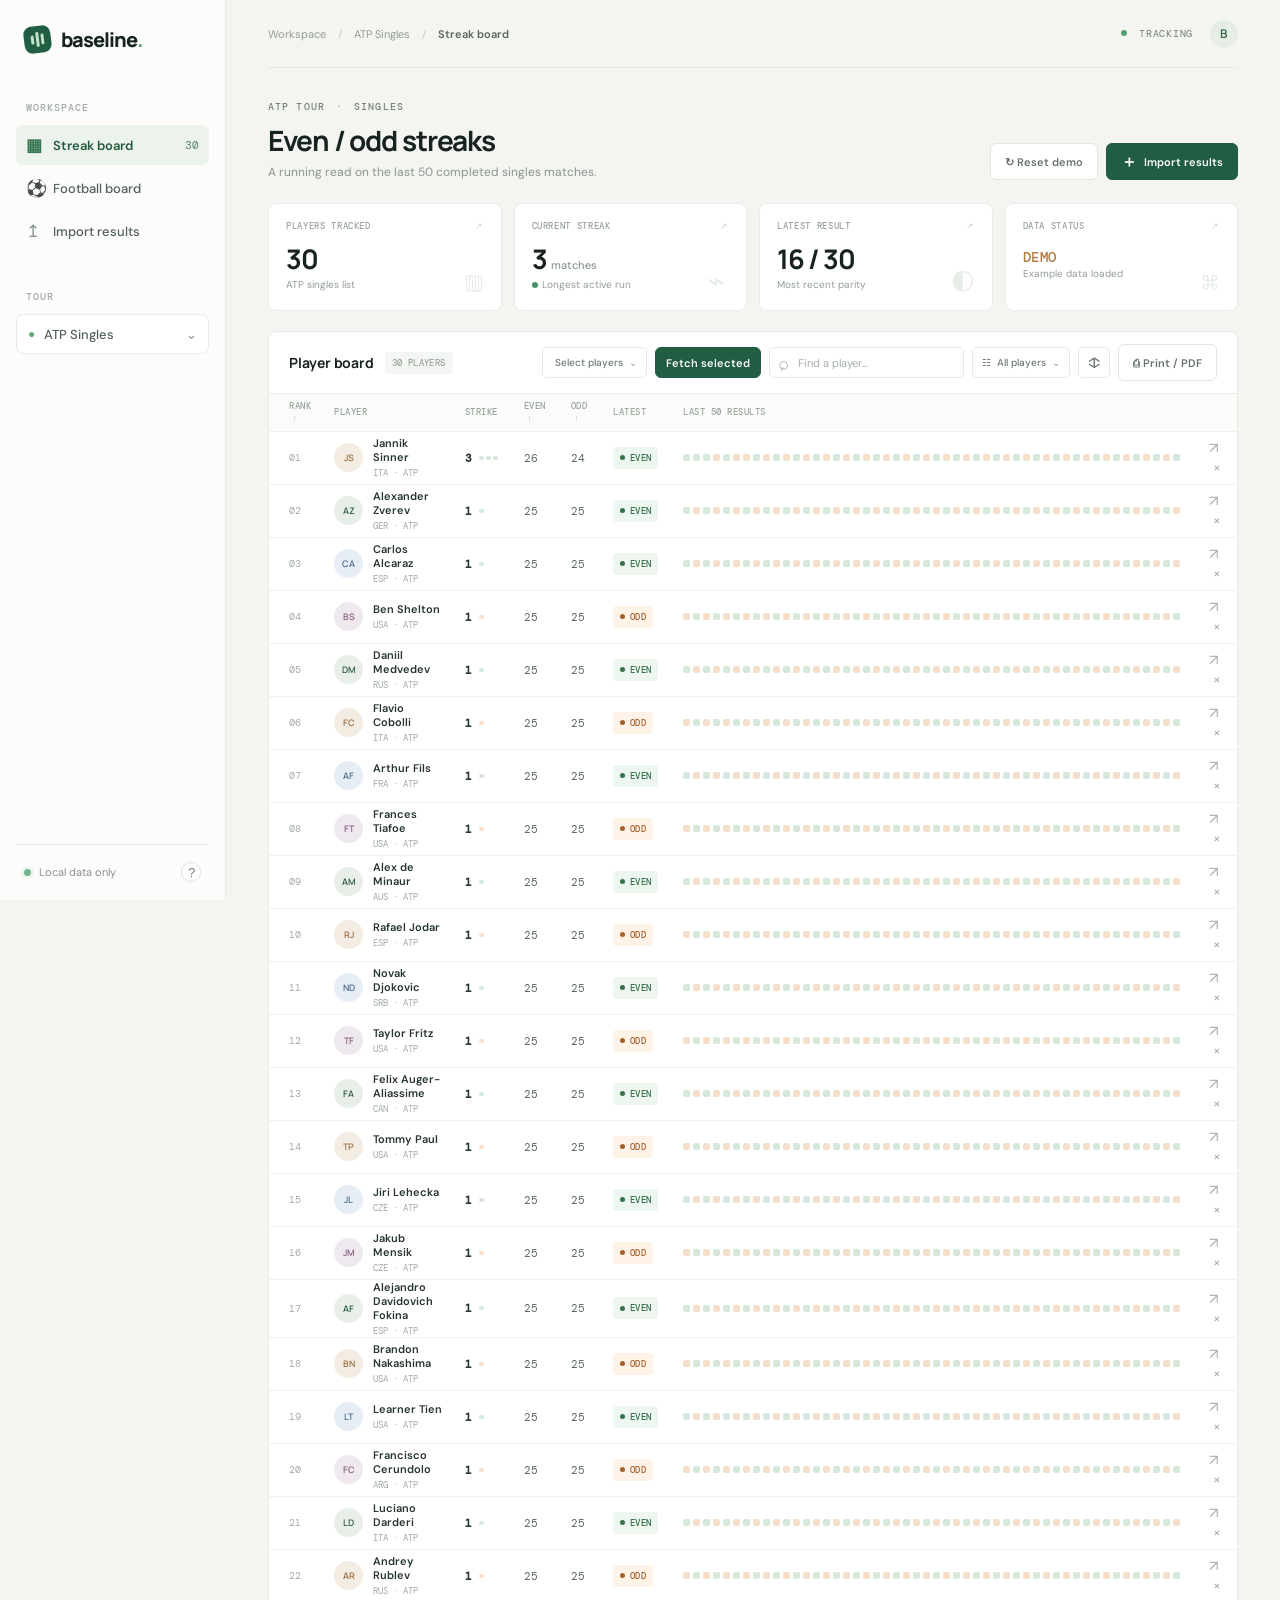
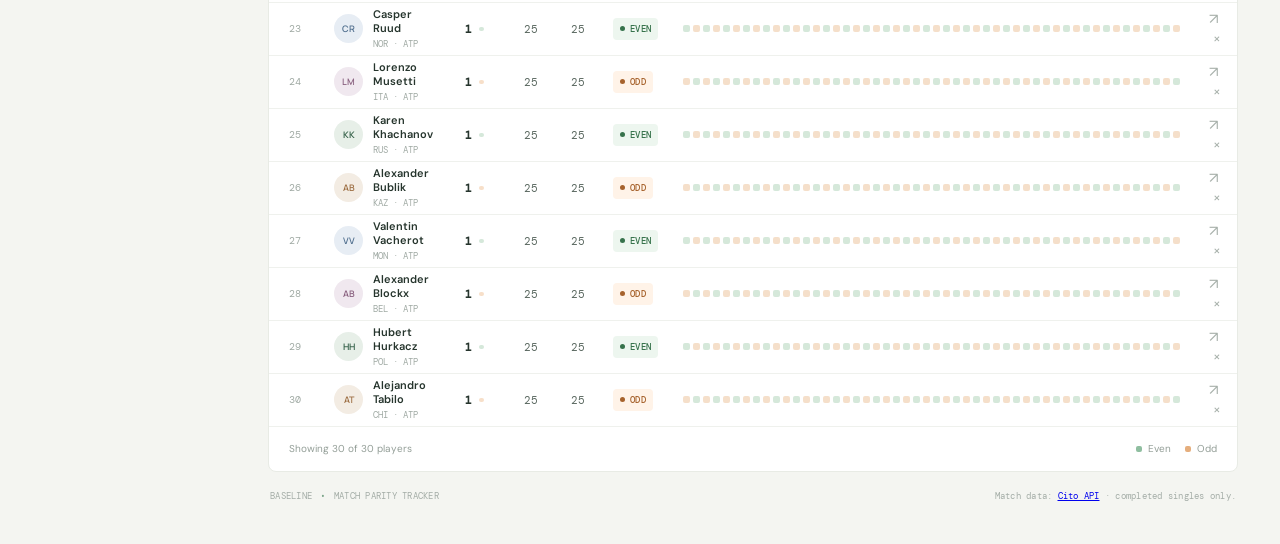
<file: index.html>
<!doctype html>
<html lang="en">
<head>
  <meta charset="utf-8" />
  <meta name="viewport" content="width=device-width, initial-scale=1" />
  <meta name="theme-color" content="#f4f5f1" />
  <title>Baseline — ATP parity tracker</title>
  <link rel="preconnect" href="https://fonts.googleapis.com">
  <link rel="preconnect" href="https://fonts.gstatic.com" crossorigin>
  <link href="https://fonts.googleapis.com/css2?family=DM+Mono:wght@400;500&family=DM+Sans:wght@400;500;600;700&family=Manrope:wght@400;500;600;700;800&display=swap" rel="stylesheet">
  <link rel="stylesheet" href="styles.css" />
</head>
<body>
  <div class="shell">
    <aside class="sidebar">
      <a class="brand" href="#" aria-label="Baseline home"><span class="brand-mark"><i></i><i></i><i></i></span><span>baseline<span class="brand-dot">.</span></span></a>
      <button class="mobile-nav-toggle" type="button" aria-label="Open navigation" aria-expanded="false" aria-controls="primary-navigation"><span></span><span></span><span></span></button>
      <div class="sidebar-content" id="primary-navigation">
      <div class="side-label">WORKSPACE</div>
      <button class="nav-item active"><span class="nav-icon">▦</span> Streak board <span class="nav-count" id="side-count">18</span></button>
      <a class="nav-item football-nav" href="football.html"><span class="nav-icon">⚽</span> Football board</a>
      <button class="nav-item" id="open-import"><span class="nav-icon">↥</span> Import results</button>
      <div class="side-label tour-label">TOUR</div>
      <button class="tour-select"><span class="tour-ball">●</span> ATP Singles <span class="chevron">⌄</span></button>
      <div class="sidebar-bottom"><div class="sync-dot"></div><span>Local data only</span><button class="help-button" id="help-button" aria-label="Help">?</button></div>
      </div>
    </aside>

    <main class="main">
      <header class="topbar"><div class="breadcrumbs">Workspace <span>/</span> ATP Singles <span>/</span> <b>Streak board</b></div><div class="top-actions"><span class="live-tag"><i></i> TRACKING</span><button class="avatar" aria-label="Profile">B</button></div></header>
      <section class="page-head"><div><div class="eyebrow">ATP TOUR <span>·</span> SINGLES</div><h1>Even / odd streaks</h1><p class="subtitle">A running read on the last 50 completed singles matches.</p></div><div class="head-actions"><button class="button button-quiet" id="reset-demo">↻ <span>Reset demo</span></button><button class="button button-primary" id="import-button"><span>＋</span> Import results</button></div></section>

      <section class="summary-grid" aria-label="Summary">
        <article class="summary-card"><div class="summary-label">PLAYERS TRACKED <span>↗</span></div><div class="summary-value" id="player-total">18</div><div class="summary-note">ATP singles list</div><div class="summary-icon icon-court">▥</div></article>
        <article class="summary-card"><div class="summary-label">CURRENT STREAK <span>↗</span></div><div class="summary-value"><span id="streak-total">—</span><small>matches</small></div><div class="summary-note"><span class="note-dot even-dot"></span>Longest active run</div><div class="summary-icon icon-streak">⌁</div></article>
        <article class="summary-card"><div class="summary-label">LATEST RESULT <span>↗</span></div><div class="summary-value"><span id="latest-even">—</span></div><div class="summary-note">Most recent parity</div><div class="summary-icon icon-parity">◐</div></article>
        <article class="summary-card"><div class="summary-label">DATA STATUS <span>↗</span></div><div class="summary-value status-value" id="data-status">DEMO</div><div class="summary-note" id="updated-note">Example data loaded</div><div class="summary-icon icon-data">⌘</div></article>
      </section>

      <section class="board-panel">
        <div class="board-toolbar"><div class="board-title"><h2>Player board</h2><span class="row-count" id="row-count">18 PLAYERS</span></div><div class="toolbar-controls"><div class="player-picker" id="player-picker"><button class="filter-button" id="player-picker-button" type="button"><span id="player-picker-label">Select players</span><b>⌄</b></button><div class="player-picker-menu"><input id="player-picker-search" type="search" placeholder="Search players…" aria-label="Search players"/><div id="player-picker-options"></div></div></div><button class="button button-primary fetch-button" id="fetch-selected" type="button">Fetch selected</button><label class="search-box"><span>⌕</span><input id="search" type="search" placeholder="Find a player..." /></label><div class="filter-wrap"><button class="filter-button" id="filter-button">☷ <span id="filter-label">All players</span><b>⌄</b></button><div class="filter-menu hidden" id="filter-menu"><button data-filter="all">All players</button><button data-filter="even">Latest even</button><button data-filter="odd">Latest odd</button></div></div><button class="icon-button" id="sort-button" title="Sort by streak">↕</button><button class="button button-quiet print-button" id="print-table" type="button">⎙ Print / PDF</button></div><div id="fetch-message" class="fetch-message" role="status"></div></div>
        <div class="table-scroll"><table><thead><tr><th>RANK <span>↕</span></th><th>PLAYER</th><th>STRIKE</th><th>EVEN <span>↕</span></th><th>ODD <span>↕</span></th><th>LATEST</th><th>LAST 50 RESULTS</th><th></th></tr></thead><tbody id="player-rows"></tbody></table></div>
        <div class="table-footer"><span id="showing">Showing 18 of 18 players</span><span class="foot-legend"><i class="legend-even"></i> Even <i class="legend-odd"></i> Odd</span></div>
      </section>
      <footer><span>BASELINE <b>·</b> MATCH PARITY TRACKER</span><span>Match data: <a href="https://citoapi.com/" target="_blank" rel="noopener">Cito API</a> · completed singles only.</span></footer>
    </main>
  </div>

  <div class="modal-backdrop hidden" id="import-modal" role="dialog" aria-modal="true" aria-labelledby="modal-title"><div class="modal"><button class="modal-close" id="close-modal" aria-label="Close">×</button><div class="eyebrow">UPDATE YOUR BOARD</div><h2 id="modal-title">Import match results</h2><p>Upload a CSV or JSON file with match scores. Imported data is saved in this browser only.</p><div class="dropzone" id="dropzone"><div class="upload-icon">↑</div><strong>Drop a file here or <label for="file-input">browse</label></strong><span>CSV or JSON · up to 5 MB</span><input id="file-input" type="file" accept=".csv,.json,text/csv,application/json" /></div><div class="format-help"><b>CSV columns</b><code>player, date, opponent, score, draw, status</code><span>Example: <code>sinner-jannik,2026-10-12,Player Name,"6-3 6-4",singles,completed</code></span><span>JSON may be an array of matches or <code>{"player-slug": [matches...]}</code>.</span></div><div class="modal-actions"><button class="button button-quiet" id="download-template">Download template</button><button class="button button-primary" id="choose-file">Choose file</button></div><div class="import-message" id="import-message"></div></div></div>

  <div class="modal-backdrop hidden" id="help-modal" role="dialog" aria-modal="true"><div class="modal help-modal"><button class="modal-close" data-close-help aria-label="Close">×</button><div class="eyebrow">HOW IT WORKS</div><h2>Reading the streaks</h2><ul><li>Each set score is added together. <code>6-3 6-4</code> is 19 games: odd.</li><li><b>Strike</b> counts consecutive results of the latest match’s parity.</li><li>Only completed singles matches are counted, up to the latest 50.</li><li>Retirements / abandoned matches with a final set below 6 games are skipped.</li></ul><p class="caveat">The shown rows are sample data until you import match results. Use a source you have permission to reuse.</p><button class="button button-primary" data-close-help>Got it</button></div></div>
  <script src="mobile-nav.js"></script>
  <script src="app.js"></script>
</body>
</html>
</file>
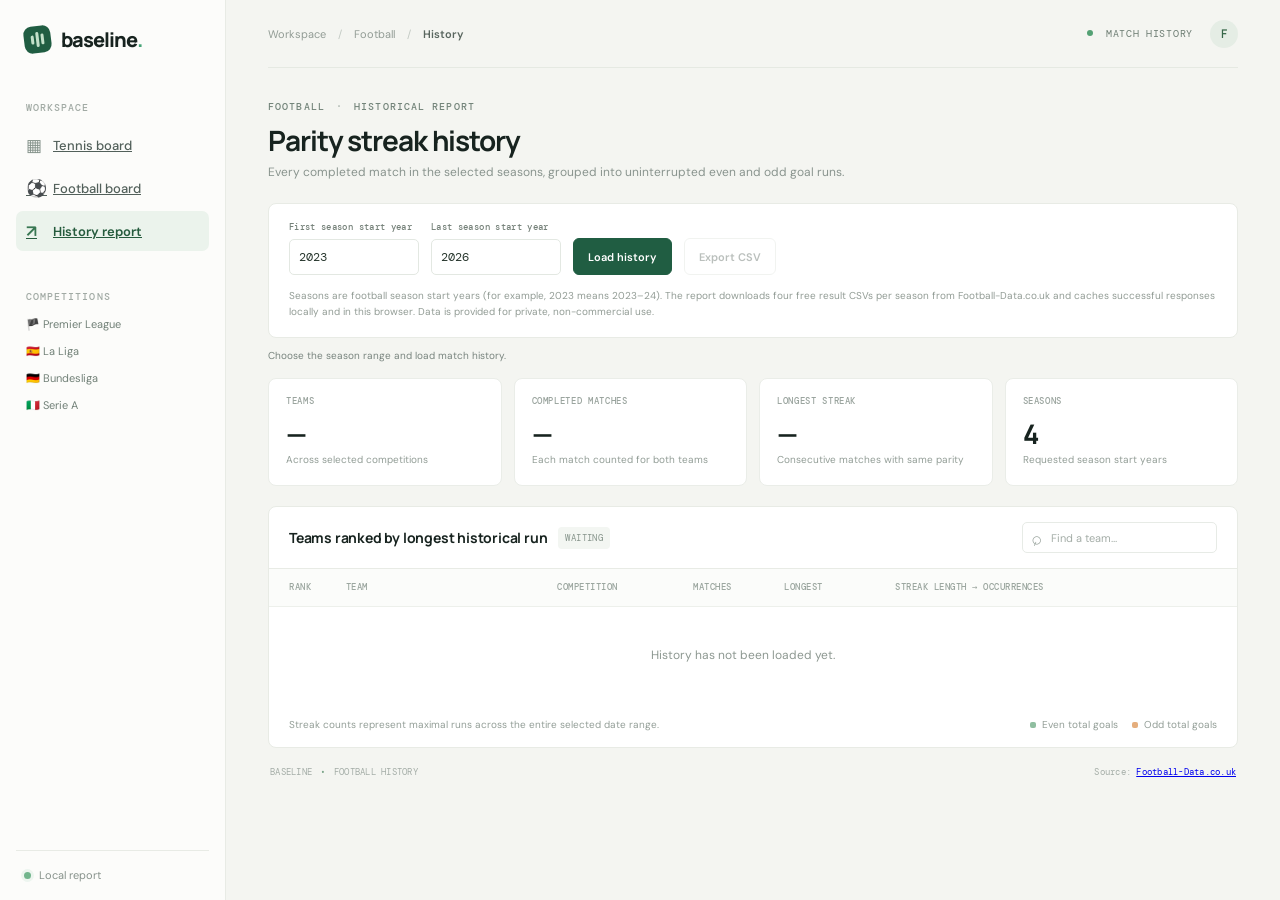
<file: football-history.html>
<!doctype html>
<html lang="en">
<head>
  <meta charset="utf-8" />
  <meta name="viewport" content="width=device-width, initial-scale=1" />
  <meta name="theme-color" content="#f4f5f1" />
  <title>Baseline — football streak history</title>
  <link rel="preconnect" href="https://fonts.googleapis.com">
  <link rel="preconnect" href="https://fonts.gstatic.com" crossorigin>
  <link href="https://fonts.googleapis.com/css2?family=DM+Mono:wght@400;500&family=DM+Sans:wght@400;500;600;700&family=Manrope:wght@400;500;600;700;800&display=swap" rel="stylesheet">
  <link rel="stylesheet" href="styles.css" />
  <link rel="stylesheet" href="football-history.css" />
</head>
<body>
  <div class="shell">
    <aside class="sidebar">
      <a class="brand" href="index.html" aria-label="Baseline home"><span class="brand-mark"><i></i><i></i><i></i></span><span>baseline<span class="brand-dot">.</span></span></a>
      <div class="side-label">WORKSPACE</div>
      <a class="nav-item" href="index.html"><span class="nav-icon">▦</span> Tennis board</a>
      <a class="nav-item" href="football.html"><span class="nav-icon">⚽</span> Football board</a>
      <a class="nav-item active" href="football-history.html"><span class="nav-icon">↗</span> History report</a>
      <div class="side-label tour-label">COMPETITIONS</div>
      <div class="league-list"><span>🏴 Premier League</span><span>🇪🇸 La Liga</span><span>🇩🇪 Bundesliga</span><span>🇮🇹 Serie A</span></div>
      <div class="sidebar-bottom"><div class="sync-dot"></div><span>Local report</span></div>
    </aside>
    <main class="main history-main">
      <header class="topbar"><div class="breadcrumbs">Workspace <span>/</span> Football <span>/</span> <b>History</b></div><div class="top-actions"><span class="live-tag"><i></i> MATCH HISTORY</span><a class="avatar avatar-link" href="football.html" aria-label="Football board">F</a></div></header>
      <section class="page-head"><div><div class="eyebrow">FOOTBALL <span>·</span> HISTORICAL REPORT</div><h1>Parity streak history</h1><p class="subtitle">Every completed match in the selected seasons, grouped into uninterrupted even and odd goal runs.</p></div></section>
      <section class="history-controls board-panel">
        <label>First season start year<input id="start-season" type="number" min="2000" step="1" value="2023"></label>
        <label>Last season start year<input id="end-season" type="number" min="2000" step="1" value="2026"></label>
        <button class="button button-primary" id="load-history">Load history</button>
        <button class="button button-quiet" id="export-history" disabled>Export CSV</button>
        <p class="history-note">Seasons are football season start years (for example, 2023 means 2023–24). The report downloads four free result CSVs per season from Football-Data.co.uk and caches successful responses locally and in this browser. Data is provided for private, non-commercial use.</p>
      </section>
      <div id="history-status" class="history-status" role="status">Choose the season range and load match history.</div>
      <section class="summary-grid history-summary" aria-label="Report totals">
        <article class="summary-card"><div class="summary-label">TEAMS</div><div class="summary-value" id="history-teams">—</div><div class="summary-note">Across selected competitions</div></article>
        <article class="summary-card"><div class="summary-label">COMPLETED MATCHES</div><div class="summary-value" id="history-matches">—</div><div class="summary-note">Each match counted for both teams</div></article>
        <article class="summary-card"><div class="summary-label">LONGEST STREAK</div><div class="summary-value" id="history-longest">—</div><div class="summary-note">Consecutive matches with same parity</div></article>
        <article class="summary-card"><div class="summary-label">SEASONS</div><div class="summary-value" id="history-seasons">—</div><div class="summary-note">Requested season start years</div></article>
      </section>
      <section class="board-panel history-panel">
        <div class="board-toolbar"><div class="board-title"><h2>Teams ranked by longest historical run</h2><span class="row-count" id="history-row-count">WAITING</span></div><label class="search-box"><span>⌕</span><input id="team-search" type="search" placeholder="Find a team…" aria-label="Find a team" /></label></div>
        <div class="table-scroll"><table class="history-table"><thead><tr><th>RANK</th><th>TEAM</th><th>COMPETITION</th><th>MATCHES</th><th>LONGEST</th><th>STREAK LENGTH → OCCURRENCES</th></tr></thead><tbody id="history-rows"><tr><td colspan="6" class="empty-state">History has not been loaded yet.</td></tr></tbody></table></div>
        <div class="table-footer"><span id="history-footer">Streak counts represent maximal runs across the entire selected date range.</span><span class="foot-legend"><i class="legend-even"></i> Even total goals <i class="legend-odd"></i> Odd total goals</span></div>
      </section>
      <footer><span>BASELINE <b>·</b> FOOTBALL HISTORY</span><span>Source: <a href="https://www.football-data.co.uk/data.php" target="_blank" rel="noopener">Football-Data.co.uk</a></span></footer>
    </main>
  </div>
  <script src="football-history.js"></script>
</body>
</html>
</file>
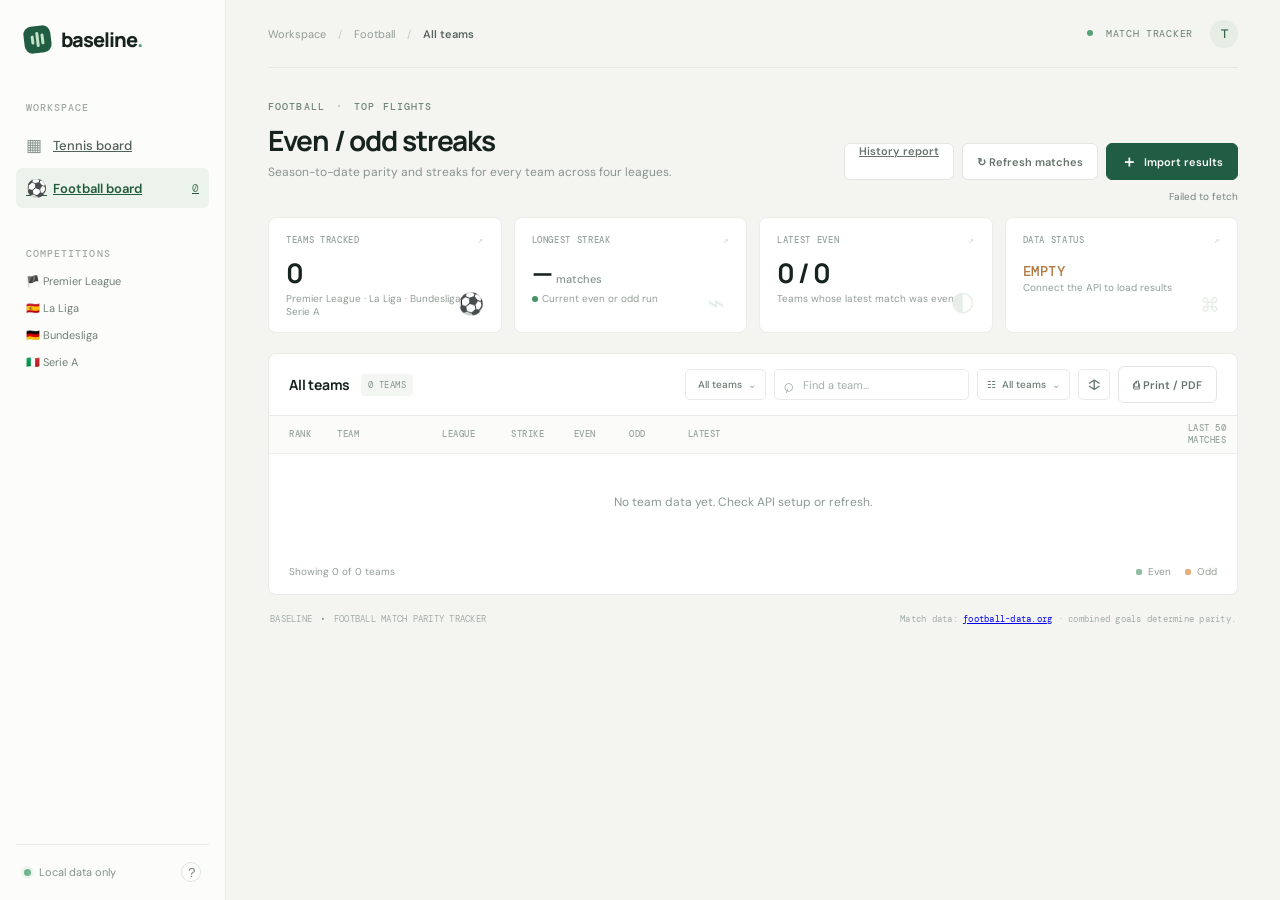
<file: football.html>
<!doctype html>
<html lang="en">
<head>
  <meta charset="utf-8" />
  <meta name="viewport" content="width=device-width, initial-scale=1" />
  <meta name="theme-color" content="#f4f5f1" />
  <title>Baseline — football parity tracker</title>
  <link rel="preconnect" href="https://fonts.googleapis.com">
  <link rel="preconnect" href="https://fonts.gstatic.com" crossorigin>
  <link href="https://fonts.googleapis.com/css2?family=DM+Mono:wght@400;500&family=DM+Sans:wght@400;500;600;700&family=Manrope:wght@400;500;600;700;800&display=swap" rel="stylesheet">
  <link rel="stylesheet" href="styles.css" />
</head>
<body>
  <div class="shell">
    <aside class="sidebar">
      <a class="brand" href="index.html" aria-label="Baseline home"><span class="brand-mark"><i></i><i></i><i></i></span><span>baseline<span class="brand-dot">.</span></span></a>
      <button class="mobile-nav-toggle" type="button" aria-label="Open navigation" aria-expanded="false" aria-controls="primary-navigation"><span></span><span></span><span></span></button>
      <div class="sidebar-content" id="primary-navigation">
      <div class="side-label">WORKSPACE</div>
      <a class="nav-item" href="index.html"><span class="nav-icon">▦</span> Tennis board</a>
      <a class="nav-item active" href="football.html"><span class="nav-icon">⚽</span> Football board <span class="nav-count" id="side-count">78</span></a>
      <div class="side-label tour-label">COMPETITIONS</div>
      <div class="league-list"><span>🏴 Premier League</span><span>🇪🇸 La Liga</span><span>🇩🇪 Bundesliga</span><span>🇮🇹 Serie A</span></div>
      <div class="sidebar-bottom"><div class="sync-dot"></div><span>Local data only</span><button class="help-button" id="help-button" aria-label="Help">?</button></div>
      </div>
    </aside>
    <main class="main">
      <header class="topbar"><div class="breadcrumbs">Workspace <span>/</span> Football <span>/</span> <b>All teams</b></div><div class="top-actions"><span class="live-tag"><i></i> MATCH TRACKER</span><a class="avatar avatar-link" href="index.html" aria-label="Tennis board">T</a></div></header>
      <section class="page-head"><div><div class="eyebrow">FOOTBALL <span>·</span> TOP FLIGHTS</div><h1>Even / odd streaks</h1><p class="subtitle">Season-to-date parity and streaks for every team across four leagues.</p></div><div class="head-actions"><a class="button button-quiet history-link" href="football-history.html">History report</a><button class="button button-quiet" id="refresh-data">↻ <span>Refresh matches</span></button><button class="button button-primary" id="import-button"><span>＋</span> Import results</button></div></section>
      <div id="fetch-message" class="football-fetch-message" role="status"></div>
      <section class="summary-grid" aria-label="Summary">
        <article class="summary-card"><div class="summary-label">TEAMS TRACKED <span>↗</span></div><div class="summary-value" id="team-total">—</div><div class="summary-note">Premier League · La Liga · Bundesliga · Serie A</div><div class="summary-icon icon-court">⚽</div></article>
        <article class="summary-card"><div class="summary-label">LONGEST STREAK <span>↗</span></div><div class="summary-value"><span id="streak-total">—</span><small>matches</small></div><div class="summary-note"><span class="note-dot even-dot"></span>Current even or odd run</div><div class="summary-icon icon-streak">⌁</div></article>
        <article class="summary-card"><div class="summary-label">LATEST EVEN <span>↗</span></div><div class="summary-value"><span id="latest-even">—</span></div><div class="summary-note">Teams whose latest match was even</div><div class="summary-icon icon-parity">◐</div></article>
        <article class="summary-card"><div class="summary-label">DATA STATUS <span>↗</span></div><div class="summary-value status-value" id="data-status">EMPTY</div><div class="summary-note" id="updated-note">Import completed match results</div><div class="summary-icon icon-data">⌘</div></article>
      </section>
      <section class="board-panel">
        <div class="board-toolbar"><div class="board-title"><h2>All teams</h2><span class="row-count" id="row-count">LOADING</span></div><div class="toolbar-controls"><div class="player-picker" id="team-picker"><button class="filter-button" id="team-picker-button" type="button"><span id="team-picker-label">All teams</span><b>⌄</b></button><div class="player-picker-menu"><input id="team-picker-search" type="search" placeholder="Search teams…" aria-label="Search teams"/><div class="team-picker-actions"><button id="select-all" type="button">Select all</button><button id="clear-selection" type="button">Clear</button></div><div id="team-picker-options"></div></div></div><label class="search-box"><span>⌕</span><input id="search" type="search" placeholder="Find a team..." /></label><div class="filter-wrap"><button class="filter-button" id="filter-button">☷ <span id="filter-label">All teams</span><b>⌄</b></button><div class="filter-menu hidden" id="filter-menu"><button data-filter="all">All teams</button><button data-filter="even">Latest even</button><button data-filter="odd">Latest odd</button></div></div><button class="icon-button" id="sort-button" title="Sort by streak">↕</button><button class="button button-quiet print-button" id="print-table" type="button">⎙ Print / PDF</button></div></div>
        <div class="table-scroll"><table><thead><tr><th>RANK</th><th>TEAM</th><th>LEAGUE</th><th>STRIKE</th><th>EVEN</th><th>ODD</th><th>LATEST</th><th>LAST 50 MATCHES</th></tr></thead><tbody id="team-rows"></tbody></table></div>
        <div class="table-footer"><span id="showing">Loading teams…</span><span class="foot-legend"><i class="legend-even"></i> Even <i class="legend-odd"></i> Odd</span></div>
      </section>
      <footer><span>BASELINE <b>·</b> FOOTBALL MATCH PARITY TRACKER</span><span>Match data: <a href="https://www.football-data.org/" target="_blank" rel="noopener">football-data.org</a> · combined goals determine parity.</span></footer>
    </main>
  </div>
  <div class="modal-backdrop hidden" id="import-modal" role="dialog" aria-modal="true" aria-labelledby="modal-title"><div class="modal"><button class="modal-close" id="close-modal" aria-label="Close">×</button><div class="eyebrow">UPDATE YOUR BOARD</div><h2 id="modal-title">Import match results</h2><p>Upload a CSV or JSON file. Results are stored in this browser only.</p><div class="dropzone" id="dropzone"><div class="upload-icon">↑</div><strong>Drop a file here or <label for="file-input">browse</label></strong><span>CSV or JSON · up to 5 MB</span><input id="file-input" type="file" accept=".csv,.json,text/csv,application/json" /></div><div class="format-help"><b>CSV columns</b><code>date, league, home_team, away_team, home_goals, away_goals, status</code><span>Example: <code>2026-10-12,Premier League,Arsenal,Chelsea,2,1,completed</code></span><span>Use the official team names shown in the dropdown. Matches marked completed (or FT) are counted.</span></div><div class="modal-actions"><button class="button button-quiet" id="download-template">Download template</button><button class="button button-primary" id="choose-file">Choose file</button></div><div class="import-message" id="import-message"></div></div></div>
  <div class="modal-backdrop hidden" id="help-modal" role="dialog" aria-modal="true"><div class="modal help-modal"><button class="modal-close" data-close-help aria-label="Close">×</button><div class="eyebrow">HOW IT WORKS</div><h2>Reading the streaks</h2><ul><li>Each completed league match is counted for both teams.</li><li>Parity is based on combined goals: a 2–1 match has 3 total goals, so it is odd.</li><li>Strike counts consecutive matches with the same parity as the team's latest match.</li><li>Counts are season-to-date, up to the team's latest 50 completed matches.</li><li>League results come from football-data.org and refreshes are cached for 15 minutes.</li></ul><p class="caveat">Set the FOOTBALL_DATA_TOKEN environment variable on the server to enable live data. The free API tier provides current season data.</p><button class="button button-primary" data-close-help>Got it</button></div></div>
  <script src="mobile-nav.js"></script>
  <script src="football.js"></script>
</body>
</html>
</file>
<file: styles.css>
:root{--ink:#17231f;--muted:#78847e;--line:#e8ebe5;--paper:#fff;--bg:#f4f5f1;--green:#1c6a49;--green2:#e8f3eb;--orange:#c77a3d;--orange2:#fff1e5;--mono:'DM Mono',monospace;--sans:'DM Sans',sans-serif;--display:'Manrope',sans-serif}*{box-sizing:border-box}body{margin:0;background:var(--bg);color:var(--ink);font-family:var(--sans);font-size:13px}.shell{min-height:100vh}.sidebar{position:fixed;left:0;top:0;bottom:0;width:226px;background:#fcfcfa;border-right:1px solid var(--line);padding:26px 16px 18px;display:flex;flex-direction:column;z-index:5}.brand{display:flex;align-items:center;gap:10px;text-decoration:none;color:var(--ink);font:800 20px var(--display);letter-spacing:-1px;padding:0 8px 48px}.brand-dot{color:#47a477}.brand-mark{width:27px;height:27px;border-radius:8px;background:#205d42;display:flex;align-items:center;justify-content:center;gap:2px;transform:rotate(-7deg)}.brand-mark i{width:3px;border-radius:3px;background:#c3e0c9;display:block}.brand-mark i:nth-child(1){height:9px}.brand-mark i:nth-child(2){height:15px}.brand-mark i:nth-child(3){height:11px}.side-label{font:500 10px var(--mono);letter-spacing:1.05px;color:#a1aaa4;padding:0 10px 11px}.nav-item,.tour-select{height:40px;border:0;background:transparent;border-radius:7px;display:flex;align-items:center;text-align:left;color:#52605a;padding:0 10px;font:500 13px var(--sans);margin-bottom:3px;cursor:pointer}.nav-item.active{background:#ebf3ec;color:#255b3d;font-weight:600}.nav-icon{width:27px;font-size:17px;color:#84928a}.nav-item.active .nav-icon{color:#397753}.nav-count{margin-left:auto;font:11px var(--mono);color:#568264}.tour-label{margin-top:36px}.tour-select{border:1px solid var(--line);background:#fff;width:100%;gap:9px;padding:0 11px}.tour-ball{color:#66a87d;font-size:12px}.chevron{margin-left:auto;color:#8b968f}.sidebar-bottom{margin-top:auto;border-top:1px solid var(--line);padding:17px 8px 0;display:flex;align-items:center;gap:8px;color:#87928b;font-size:11px}.sync-dot{width:7px;height:7px;border-radius:50%;background:#72b58c;box-shadow:0 0 0 3px #edf5ef}.help-button{margin-left:auto;width:20px;height:20px;border:1px solid #dfe4df;border-radius:50%;background:#fff;color:#758078;cursor:pointer}.main{margin-left:226px;max-width:1600px;padding:0 42px 24px}.topbar{height:68px;border-bottom:1px solid #e5e9e2;display:flex;align-items:center;justify-content:space-between}.breadcrumbs{font-size:11px;color:#929c95}.breadcrumbs span{padding:0 9px;color:#c2c9c3}.breadcrumbs b{font-weight:600;color:#59665f}.top-actions{display:flex;align-items:center;gap:17px}.live-tag{font:10px var(--mono);letter-spacing:.7px;color:#6d7d73}.live-tag i{display:inline-block;width:6px;height:6px;background:#54a174;border-radius:50%;margin-right:6px;vertical-align:1px}.avatar{width:28px;height:28px;border:0;border-radius:50%;background:#e5ede5;color:#356647;font:600 12px var(--display)}.page-head{display:flex;justify-content:space-between;align-items:flex-end;padding:32px 0 23px}.eyebrow{font:500 10px var(--mono);letter-spacing:1.1px;color:#73847a}.eyebrow span{color:#aeb8b0;padding:0 4px}h1{font:700 28px var(--display);letter-spacing:-1.1px;margin:8px 0 5px}.subtitle{margin:0;color:#89948e;font-size:12px}.head-actions{display:flex;gap:8px}.button{height:37px;padding:0 14px;border-radius:6px;border:1px solid #e1e6e0;background:#fff;font:600 11px var(--sans);cursor:pointer;transition:.15s}.button:hover{transform:translateY(-1px);box-shadow:0 4px 12px #17231f0d}.button-primary{background:#205d42;border-color:#205d42;color:#fff}.button-primary:hover{background:#194e37}.button-quiet{color:#67736c}.button-primary>span{font-size:16px;vertical-align:-1px;margin-right:4px}.summary-grid{display:grid;grid-template-columns:repeat(4,minmax(0,1fr));gap:12px;margin-bottom:20px}.summary-card{position:relative;overflow:hidden;background:#fff;border:1px solid #eaede8;border-radius:8px;padding:16px 17px 14px;min-height:108px}.summary-label{font:500 9px var(--mono);letter-spacing:.65px;color:#9aa49e}.summary-label span{float:right;color:#ccd3cd}.summary-value{font:700 27px var(--display);letter-spacing:-1px;margin:8px 0 1px}.summary-value small{font:500 11px var(--sans);letter-spacing:0;color:#8a9690;margin-left:4px}.summary-note{font-size:10px;color:#929d96}.note-dot{display:inline-block;height:6px;width:6px;border-radius:50%;margin-right:4px}.even-dot{background:#469367}.summary-icon{position:absolute;right:17px;bottom:14px;font-size:22px;color:#e7eee8}.icon-court{font-size:21px}.icon-streak{font-size:30px;right:21px;bottom:10px}.icon-parity{font-size:27px}.icon-data{font-size:20px}.summary-value.status-value{font:500 14px var(--mono);letter-spacing:.6px;margin-top:16px;color:#b17a43}.board-panel{background:#fff;border:1px solid #e8ebe5;border-radius:8px;overflow:visible}.board-toolbar{height:62px;padding:0 20px;display:flex;align-items:center;justify-content:space-between;border-bottom:1px solid var(--line)}.board-title{display:flex;align-items:center;gap:11px}h2{margin:0;font:700 14px var(--display);letter-spacing:-.2px}.row-count{font:9px var(--mono);letter-spacing:.4px;color:#87958c;background:#f3f6f2;padding:5px 7px;border-radius:4px}.toolbar-controls{display:flex;align-items:center;gap:8px}.search-box{height:31px;width:195px;border:1px solid #e7ebe6;border-radius:5px;display:flex;align-items:center;padding:0 8px;gap:7px;color:#9aa49e}.search-box>span{font-size:18px;transform:rotate(-20deg)}.search-box input{border:0;outline:0;min-width:0;width:100%;font:11px var(--sans);color:var(--ink);background:transparent}.search-box input::placeholder{color:#a4ada7}.filter-wrap{position:relative}.filter-button,.icon-button{height:31px;background:#fff;border:1px solid #e7ebe6;border-radius:5px;color:#6c7971;font:500 10px var(--sans);padding:0 9px;cursor:pointer}.filter-button b{font-weight:400;color:#9aa49e;margin-left:6px}.filter-button span{padding-left:3px}.icon-button{font-size:15px;width:32px;padding:0}.filter-menu{position:absolute;right:0;top:36px;width:140px;background:#fff;border:1px solid #e4e8e2;border-radius:6px;box-shadow:0 8px 22px #16231e14;padding:4px;z-index:3}.filter-menu button{display:block;border:0;background:transparent;width:100%;padding:8px;text-align:left;font:11px var(--sans);color:#52605a;border-radius:4px;cursor:pointer}.filter-menu button:hover{background:#f2f6f1}.hidden{display:none!important}.table-scroll{overflow-x:auto}table{width:100%;border-collapse:collapse;min-width:900px}thead th{height:37px;text-align:left;background:#fbfcfa;color:#9ba69f;font:500 9px var(--mono);letter-spacing:.5px;padding:0 11px;border-bottom:1px solid #edf0eb}thead th:first-child{padding-left:20px;width:65px}thead th:nth-child(2){width:215px}thead th:nth-child(3){width:95px}thead th:nth-child(4),thead th:nth-child(5){width:76px}thead th:nth-child(6){width:94px}thead th:nth-child(7){min-width:500px}thead th span{color:#c1c9c2;margin-left:3px}tbody tr.player-row{height:53px;border-bottom:1px solid #eff1ed;transition:background .12s}tbody tr.player-row:hover{background:#fbfdfb}td{padding:0 11px;font-size:11px;color:#5d6962}td:first-child{padding-left:20px}.rank{font:10px var(--mono);color:#a0aaa4}.player-cell{display:flex;align-items:center;gap:10px}.player-avatar{width:29px;height:29px;display:grid;place-items:center;border-radius:50%;font:600 9px var(--display);color:#315e45;background:#e7efe8;flex:0 0 auto}.player-avatar.tone-1{background:#f3ece3;color:#9e7045}.player-avatar.tone-2{background:#e7edf4;color:#52708f}.player-avatar.tone-3{background:#f0e8ef;color:#8b6381}.player-name{font:600 11px var(--sans);color:#26352d;text-decoration:none}.player-name:hover{color:#39815a}.player-country{font:9px var(--mono);color:#a0aaa4;margin-top:3px}.streak-cell{display:flex;align-items:center;gap:7px}.streak-number{font:600 11px var(--mono);color:#26352d}.streak-mini{display:flex;gap:2px}.streak-mini i{height:4px;width:5px;border-radius:2px;background:#d5e8da}.streak-mini i.odd{background:#f7dfc9}.metric{font:11px var(--mono);color:#5a6860}.latest-pill{display:inline-flex;align-items:center;gap:5px;padding:5px 7px;border-radius:4px;font:500 9px var(--mono);letter-spacing:.3px}.latest-pill.even{color:#36724b;background:#edf6ef}.latest-pill.odd{color:#a6622c;background:#fff3e8}.latest-pill.empty{background:#f4f5f3;color:#9da59f}.latest-pill i{width:5px;height:5px;border-radius:50%;background:currentColor}.sparkline{display:flex;gap:3px;align-items:center}.sparkline i{height:7px;width:7px;border-radius:2px;background:#d5e8da}.sparkline i.odd{background:#f5dfca}.row-link{text-decoration:none;color:#a7b0aa;font-size:15px;padding:7px}.row-link:hover{color:#4c765b}.empty-state{text-align:center;padding:40px;color:#8d9891;font-size:12px}.table-footer{height:44px;display:flex;align-items:center;justify-content:space-between;padding:0 20px;font-size:10px;color:#939e97}.foot-legend{display:flex;align-items:center;gap:6px}.foot-legend i{height:6px;width:6px;border-radius:2px;margin-left:8px}.legend-even{background:#8fbea0}.legend-odd{background:#e5ae7d}footer{display:flex;justify-content:space-between;padding:18px 2px;color:#a4ada7;font:9px var(--mono);letter-spacing:.25px}footer b{color:#76a185;padding:0 3px}.modal-backdrop{position:fixed;inset:0;background:#17231f66;z-index:20;display:grid;place-items:center;padding:20px}.modal{position:relative;width:min(490px,100%);background:#fff;border-radius:10px;padding:28px;box-shadow:0 24px 70px #17231f30}.modal-close{position:absolute;right:17px;top:13px;background:transparent;border:0;font-size:23px;color:#9aa49e;cursor:pointer}.modal h2{font:700 21px var(--display);margin:7px 0}.modal>p{font-size:12px;line-height:1.6;color:#7e8982;margin:0 0 19px}.dropzone{height:128px;border:1px dashed #ccd8ce;background:#fafcf9;border-radius:7px;display:flex;flex-direction:column;align-items:center;justify-content:center;gap:6px;color:#647169;font-size:11px}.upload-icon{width:27px;height:27px;border-radius:50%;background:#e8f2ea;color:#38724e;font-size:19px;text-align:center;line-height:27px;margin-bottom:2px}.dropzone label{color:#35724d;text-decoration:underline;cursor:pointer}.dropzone span{font-size:10px;color:#a1aaa4}.dropzone input{display:none}.format-help{display:flex;flex-direction:column;gap:7px;margin:16px 0;color:#87928b;font-size:10px}.format-help b{font:500 9px var(--mono);letter-spacing:.4px;color:#66746b}.format-help code,.help-modal code{font:10px var(--mono);color:#467454;background:#f0f5f0;padding:3px 5px;border-radius:3px;width:fit-content}.format-help span code{display:inline}.modal-actions{display:flex;justify-content:space-between;padding-top:5px}.import-message{margin-top:12px;color:#31754b;font-size:11px;min-height:14px}.help-modal ul{padding-left:19px;color:#66736b;font-size:12px;line-height:1.8}.help-modal .caveat{background:#f7f7f3;padding:10px;border-radius:5px;font-size:11px}.help-modal>.button{float:right}.help-modal::after{content:'';display:block;clear:both}@media(max-width:1000px){.main{padding:0 24px 20px}.sidebar{width:196px}.main{margin-left:196px}.summary-grid{grid-template-columns:repeat(2,minmax(0,1fr))}}@media(max-width:700px){.sidebar{position:static;width:auto;height:55px;padding:0 17px;flex-direction:row;align-items:center;border-right:0;border-bottom:1px solid var(--line)}.brand{padding:0;font-size:18px}.brand-mark{width:24px;height:24px}.side-label,.nav-item,.tour-select,.sidebar-bottom{display:none}.main{margin:0;padding:0 14px 18px}.topbar{height:48px}.breadcrumbs{font-size:10px}.page-head{padding:23px 0 18px;align-items:flex-start;gap:12px;flex-direction:column}h1{font-size:25px}.head-actions{align-self:stretch}.head-actions .button{flex:1}.summary-grid{gap:8px;margin-bottom:13px}.summary-card{padding:13px;min-height:100px}.summary-label{font-size:8px}.summary-value{font-size:24px}.board-toolbar{height:auto;padding:14px;align-items:flex-start;gap:13px;flex-direction:column}.toolbar-controls{width:100%}.search-box{flex:1;width:auto}.filter-button{white-space:nowrap}.table-footer{padding:0 13px}footer{font-size:8px;gap:10px}footer span:last-child{text-align:right}.modal{padding:24px 19px}}
.player-picker{position:relative}.player-picker-menu{display:none;position:absolute;left:0;top:36px;width:230px;max-height:310px;overflow:auto;background:#fff;border:1px solid #e4e8e2;border-radius:6px;box-shadow:0 8px 22px #16231e14;padding:7px;z-index:5}.player-picker.open .player-picker-menu{display:block}.player-picker-menu>input{width:100%;height:31px;border:1px solid #e7ebe6;border-radius:4px;padding:0 8px;margin-bottom:5px;font:11px var(--sans);outline:none}.player-option{display:flex;align-items:center;gap:7px;padding:7px 5px;border-radius:4px;font-size:11px;color:#52605a;cursor:pointer}.player-option:hover{background:#f2f6f1}.player-option input{accent-color:#36724b}.player-option small{margin-left:auto;color:#9aa49e;font:9px var(--mono)}.fetch-button{height:31px;padding:0 10px;white-space:nowrap}.fetch-button:disabled{opacity:.6;cursor:wait}.fetch-message{position:absolute;right:20px;top:45px;color:#78847e;font-size:9px;z-index:2}@media(max-width:700px){.toolbar-controls{flex-wrap:wrap}.player-picker{flex:1}.player-picker>.filter-button{width:100%}.fetch-button{flex:1}.fetch-message{position:static;min-height:10px}}
.local-key{display:flex;gap:5px;align-items:center}.local-key input{width:145px;height:31px;border:1px solid #e7ebe6;border-radius:5px;padding:0 8px;font:10px var(--sans);outline:none}.local-key .button{height:31px;padding:0 8px;font-size:10px}@media(max-width:700px){.local-key{flex:1}.local-key input{flex:1;width:auto;min-width:90px}}
.football-nav{text-decoration:none}.league-list{display:flex;flex-direction:column;gap:13px;padding:3px 10px;color:#718077;font-size:11px}.team-picker-actions{display:flex;justify-content:space-between;padding:1px 5px 5px}.team-picker-actions button{border:0;background:transparent;color:#3c7852;font:10px var(--sans);cursor:pointer}.avatar-link{display:grid;place-items:center;text-decoration:none}.team-cell{display:flex;align-items:center;gap:10px}.team-avatar{width:29px;height:29px;display:grid;place-items:center;border-radius:7px;font:600 9px var(--display);color:#315e45;background:#e7efe8;flex:0 0 auto}.team-league{font:9px var(--mono);color:#8f9a93}.team-name{font:600 11px var(--sans);color:#26352d}.team-empty{color:#a2aba5}.team-board-empty{text-align:center;padding:52px 24px;color:#89948e;font-size:12px;line-height:1.8}.team-board-empty b{color:#52645a}.match-tiles{display:flex;gap:3px;align-items:center}.match-tiles i{height:7px;width:7px;border-radius:2px;background:#d5e8da}.match-tiles i.odd{background:#f5dfca}@media(max-width:700px){.league-list{display:none}}
.football-fetch-message{min-height:18px;text-align:right;color:#78847e;font-size:10px;margin:-13px 0 9px}.football-fetch-message:empty{display:none}#refresh-data:disabled{opacity:.6;cursor:wait}@media(max-width:700px){.football-fetch-message{text-align:left;margin:-8px 0 9px}}

@media print{
  @page{size:landscape;margin:12mm}
  body{background:#fff;color:#17231f;font-size:10px}
  .sidebar,.topbar,.page-head,.summary-grid,footer,.football-fetch-message{display:none!important}
  .main{margin:0!important;padding:0!important;max-width:none!important}
  .board-panel{border:0;border-radius:0;overflow:visible}
  .board-toolbar{height:auto;padding:0 0 12px;border:0}
  .toolbar-controls,.fetch-message{display:none!important}
  .board-title h2{font-size:18px}
  .row-count{background:transparent;padding:0}
  .table-scroll{overflow:visible!important}
  table{width:100%!important;min-width:0!important;table-layout:auto}
  thead th{height:auto;padding:7px 5px;font-size:8px;background:#f5f7f4!important;-webkit-print-color-adjust:exact;print-color-adjust:exact}
  thead th:first-child,td:first-child{padding-left:5px}
  thead th:nth-child(2){width:auto}
  thead th:nth-child(7){min-width:0}
  tbody tr.player-row{height:auto;min-height:35px;break-inside:avoid}
  td{padding:6px 5px;font-size:9px}
  .player-avatar,.team-avatar{width:22px;height:22px}
  .sparkline,.match-tiles{gap:2px;flex-wrap:wrap;max-width:210px}
  .sparkline i,.match-tiles i{width:5px;height:5px}
  .table-footer{padding:8px 5px 0;height:auto}
  .latest-pill{padding:3px 5px}
  a{color:inherit;text-decoration:none}
}

/* Mobile navigation */
.sidebar-content{display:flex;flex:1;flex-direction:column;min-height:0}
.mobile-nav-toggle{display:none}
@media(max-width:700px){
  .sidebar{position:sticky;top:0;z-index:10;justify-content:space-between}
  .brand{padding:0}
  .mobile-nav-toggle{display:flex;width:38px;height:38px;flex-direction:column;align-items:center;justify-content:center;gap:4px;border:1px solid var(--line);border-radius:7px;background:#fff;cursor:pointer}
  .mobile-nav-toggle span{width:16px;height:2px;border-radius:2px;background:#52605a}
  .sidebar-content{display:none}
  .sidebar.mobile-nav-open{position:fixed;left:0;right:0;top:0;bottom:auto;width:auto;height:auto;min-height:55px;padding:0 17px;background:#fcfcfa;box-shadow:0 8px 24px #17231f22}
  .sidebar.mobile-nav-open::before{content:'';position:fixed;inset:55px 0 0;background:#17231f55;z-index:-1}
  .sidebar.mobile-nav-open .sidebar-content{display:flex;position:absolute;top:55px;left:0;right:0;padding:12px 17px 17px;background:#fcfcfa;border-bottom:1px solid var(--line);box-shadow:0 8px 18px #17231f12}
  .sidebar.mobile-nav-open .side-label,.sidebar.mobile-nav-open .nav-item,.sidebar.mobile-nav-open .tour-select,.sidebar.mobile-nav-open .sidebar-bottom{display:flex}
  .sidebar.mobile-nav-open .side-label{display:block}
  .sidebar.mobile-nav-open .tour-label{margin-top:18px}
  .sidebar.mobile-nav-open .sidebar-bottom{margin-top:16px}
  .sidebar.mobile-nav-open .league-list{display:flex;flex-direction:column}
}
.row-remove{width:19px;height:19px;margin-left:5px;padding:0;border:0;border-radius:4px;background:transparent;color:#a7b0aa;font:14px/19px var(--sans);cursor:pointer;vertical-align:middle}.row-remove:hover,.row-remove:focus-visible{background:#f8e9e6;color:#a34d42;outline:none}
</file>
<file: football-history.css>
.history-main{max-width:1600px}
.history-controls{display:flex;align-items:end;gap:12px;padding:17px 20px;margin-bottom:10px;flex-wrap:wrap}
.history-controls label{display:flex;flex-direction:column;gap:6px;color:#758179;font:500 9px var(--mono);letter-spacing:.35px}
.history-controls input{width:130px;height:36px;border:1px solid #e3e8e2;border-radius:5px;padding:0 9px;color:#28372e;font:12px var(--mono)}
.history-note{flex-basis:100%;margin:1px 0 0;color:#929c95;font-size:10px;line-height:1.6}
.history-status{min-height:18px;margin:0 0 12px;color:#78847e;font-size:10px;line-height:1.5}
.history-status.error{color:#a64e42}
.history-summary{grid-template-columns:repeat(4,minmax(0,1fr))}
.history-panel{overflow:hidden}
.history-panel .board-toolbar{gap:12px}
.history-table{min-width:920px}
.history-table thead th:nth-child(2){width:210px}
.history-table thead th:nth-child(3){width:135px}
.history-table thead th:nth-child(4){width:90px}
.history-table thead th:nth-child(5){width:110px}
.history-table thead th:nth-child(6){min-width:350px}
.run-list{display:flex;gap:5px;flex-wrap:wrap;padding:8px 0}
.run-chip{display:inline-flex;align-items:center;gap:4px;padding:4px 6px;border-radius:4px;white-space:nowrap;background:#edf6ef;color:#36724b;font:9px var(--mono)}
.run-chip.odd{background:#fff3e8;color:#a6622c}
.run-chip b{font-size:10px}
.history-link{text-decoration:none;display:inline-flex;align-items:center;justify-content:center}
#export-history:disabled{opacity:.45;cursor:not-allowed}
@media(max-width:700px){.history-controls{align-items:stretch;padding:14px}.history-controls label{flex:1}.history-controls input{width:100%}.history-controls>.button{flex:1}.history-summary{grid-template-columns:repeat(2,minmax(0,1fr))}.history-panel .board-toolbar{align-items:stretch}.history-panel .search-box{width:100%}}
</file>
